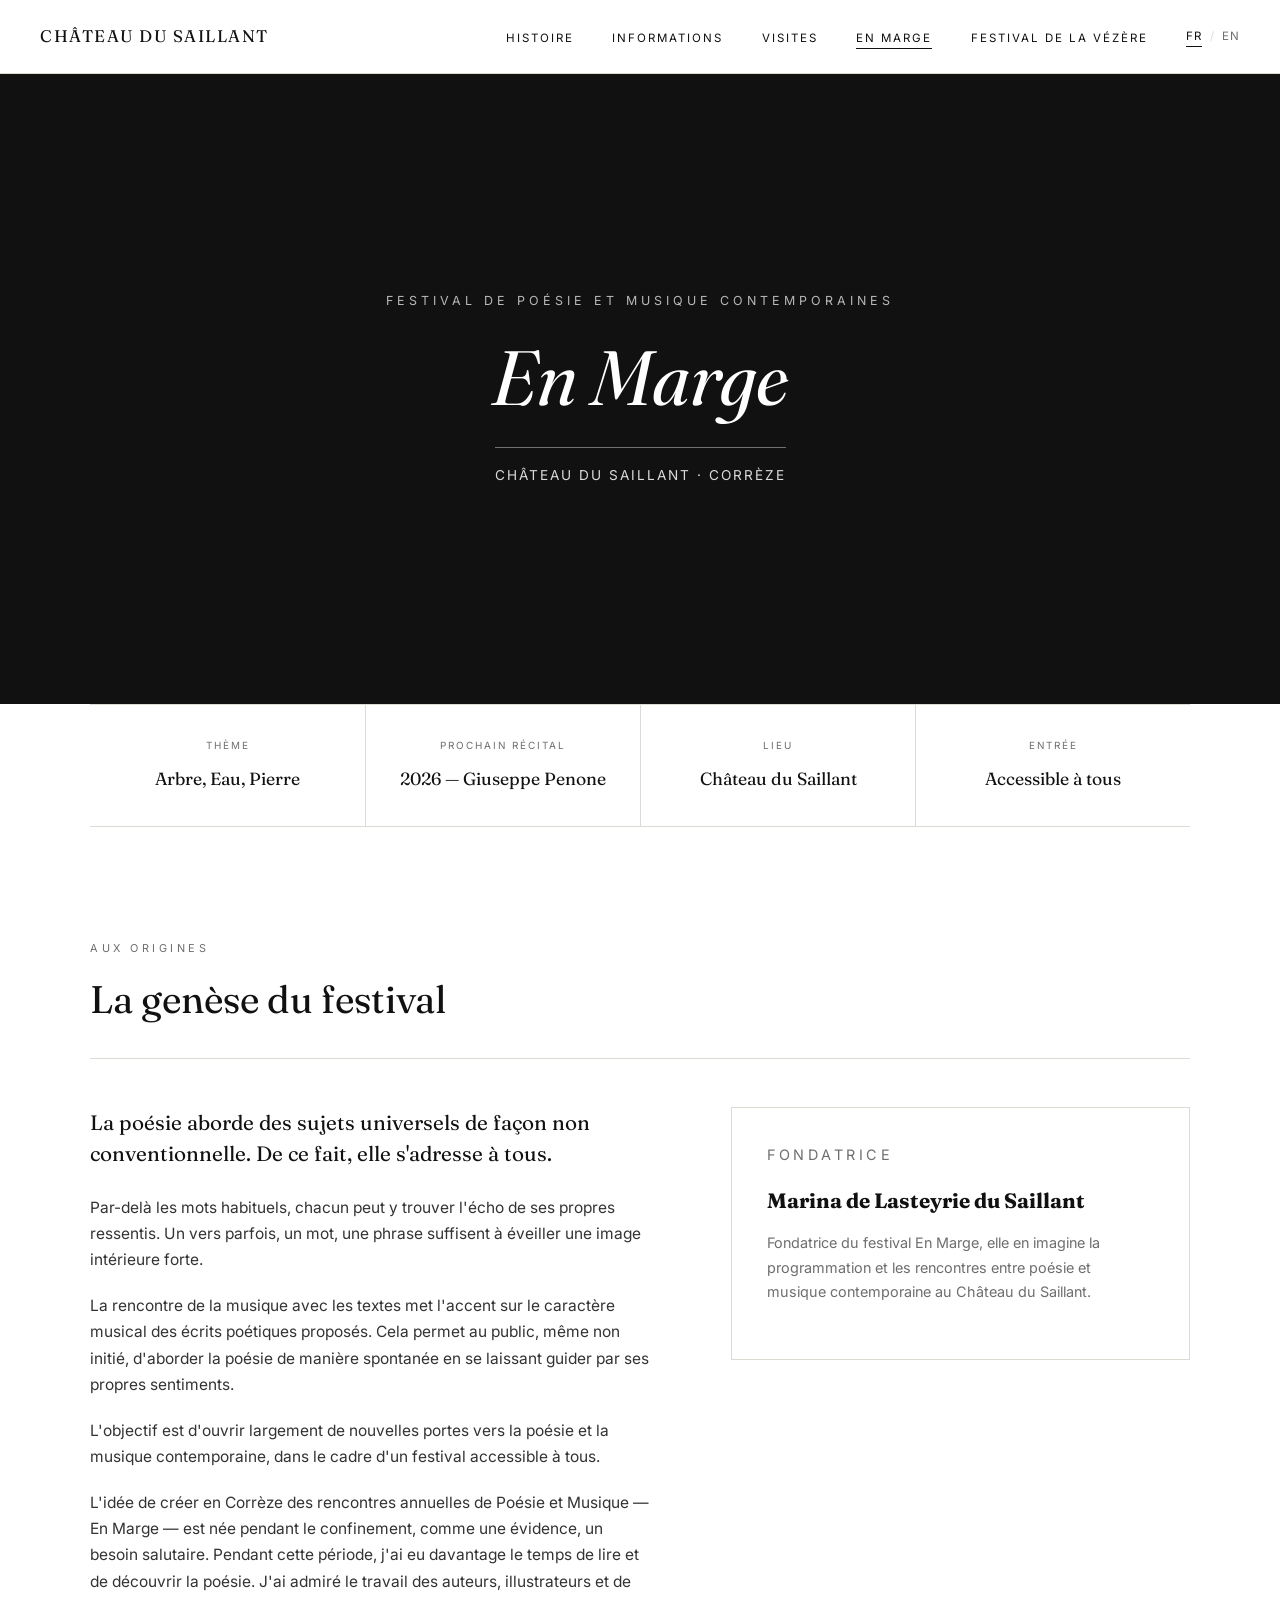
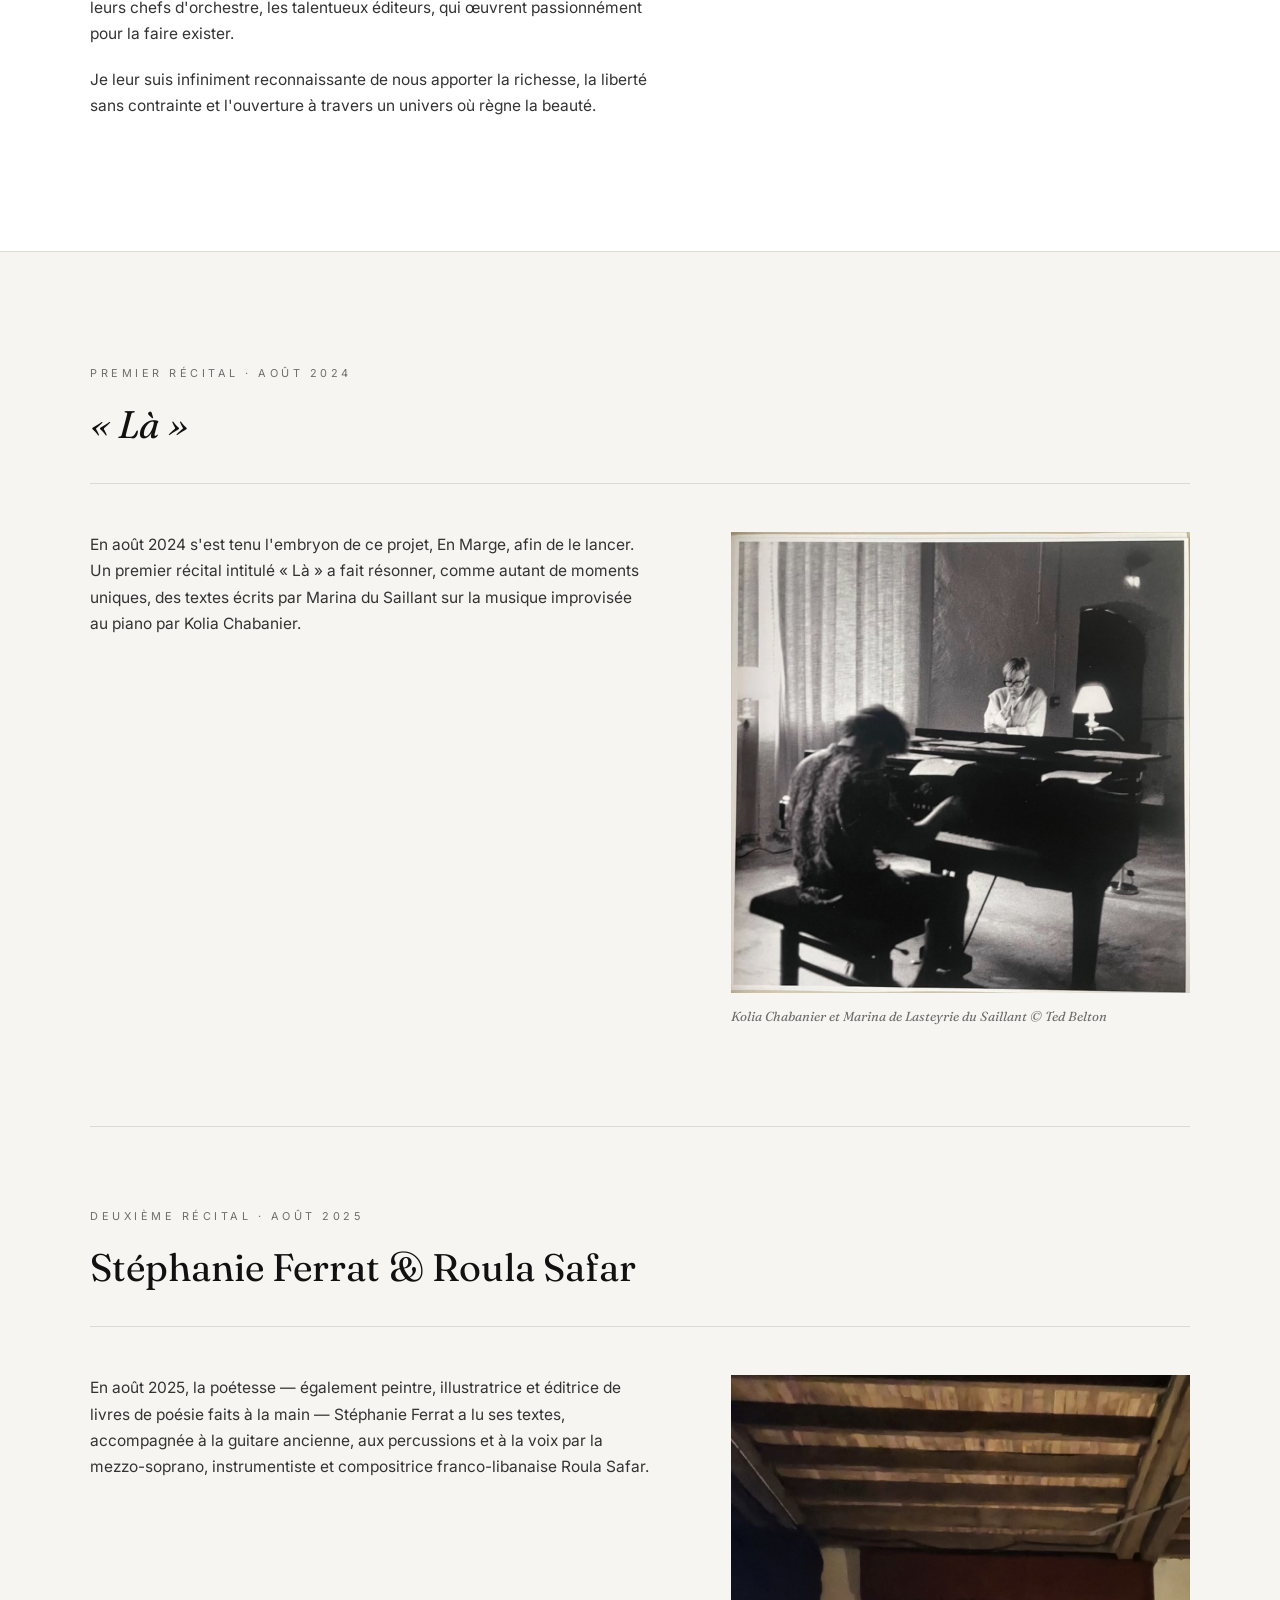
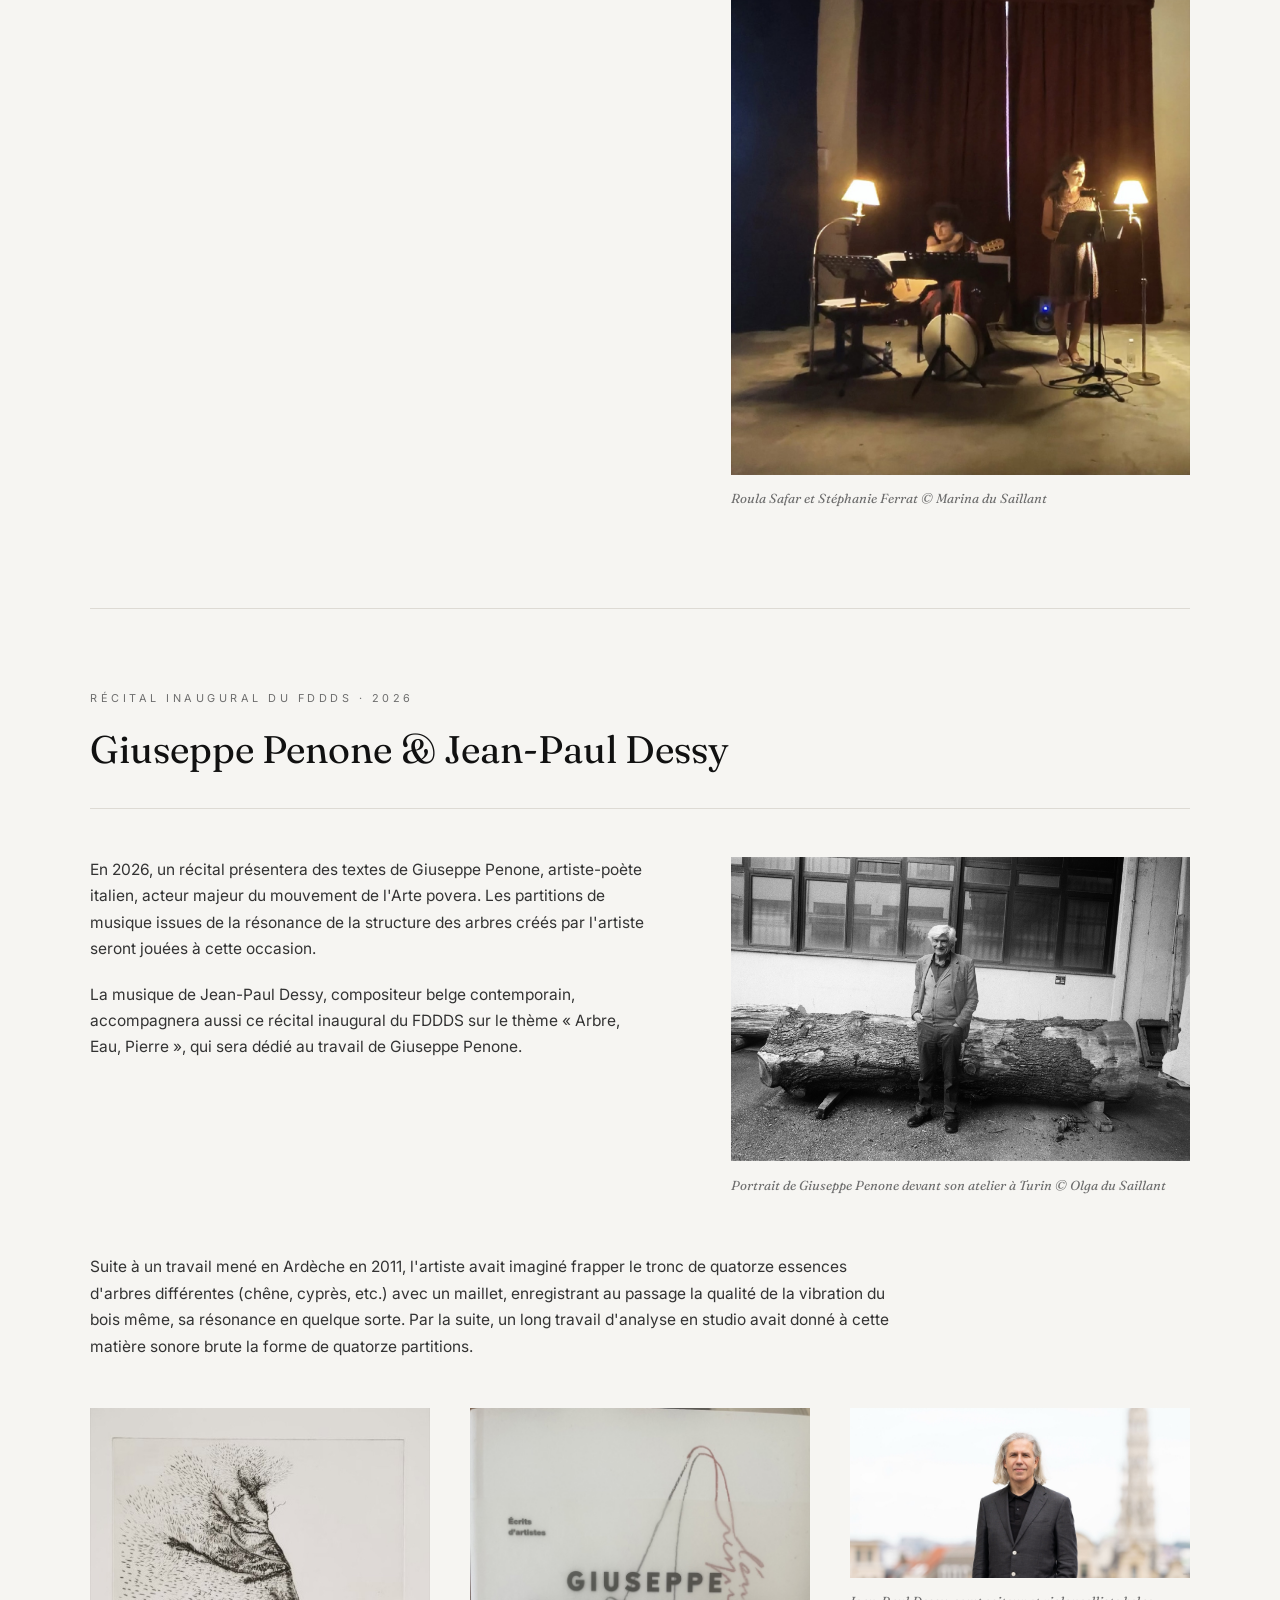
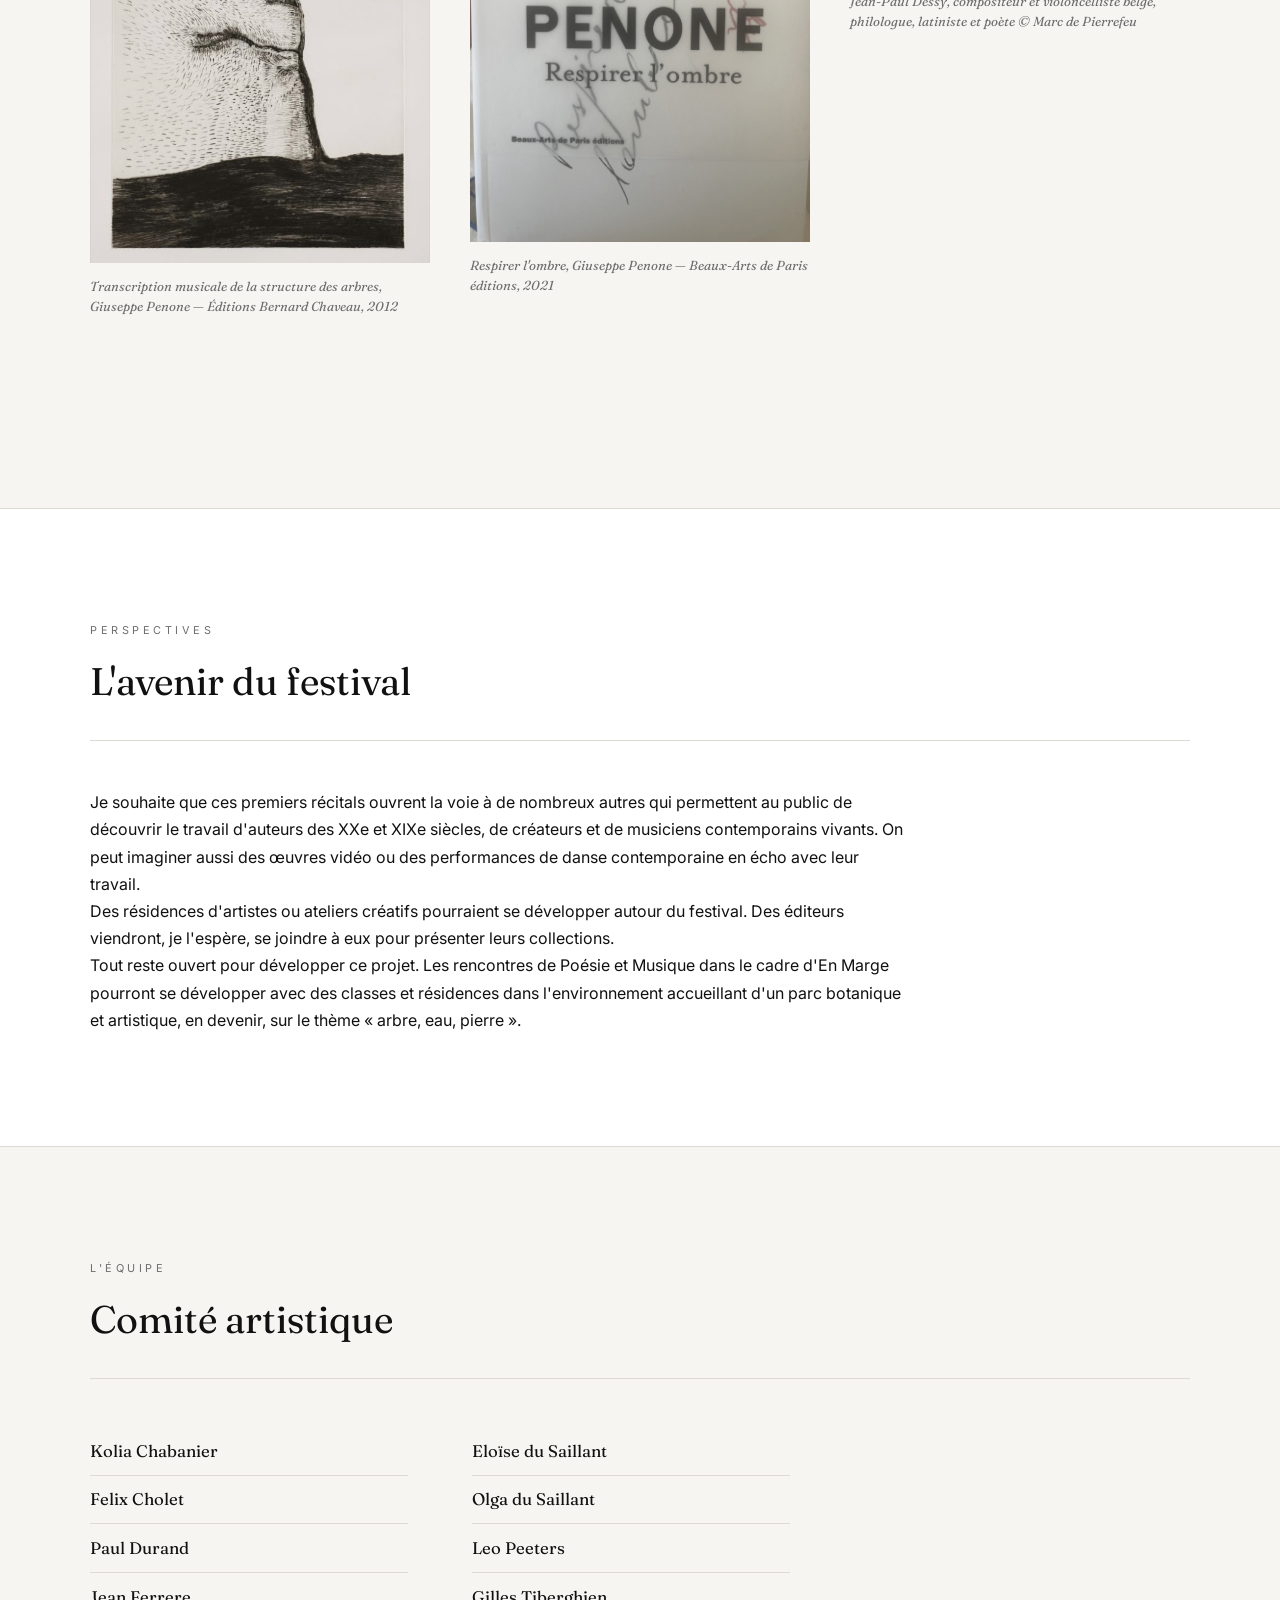
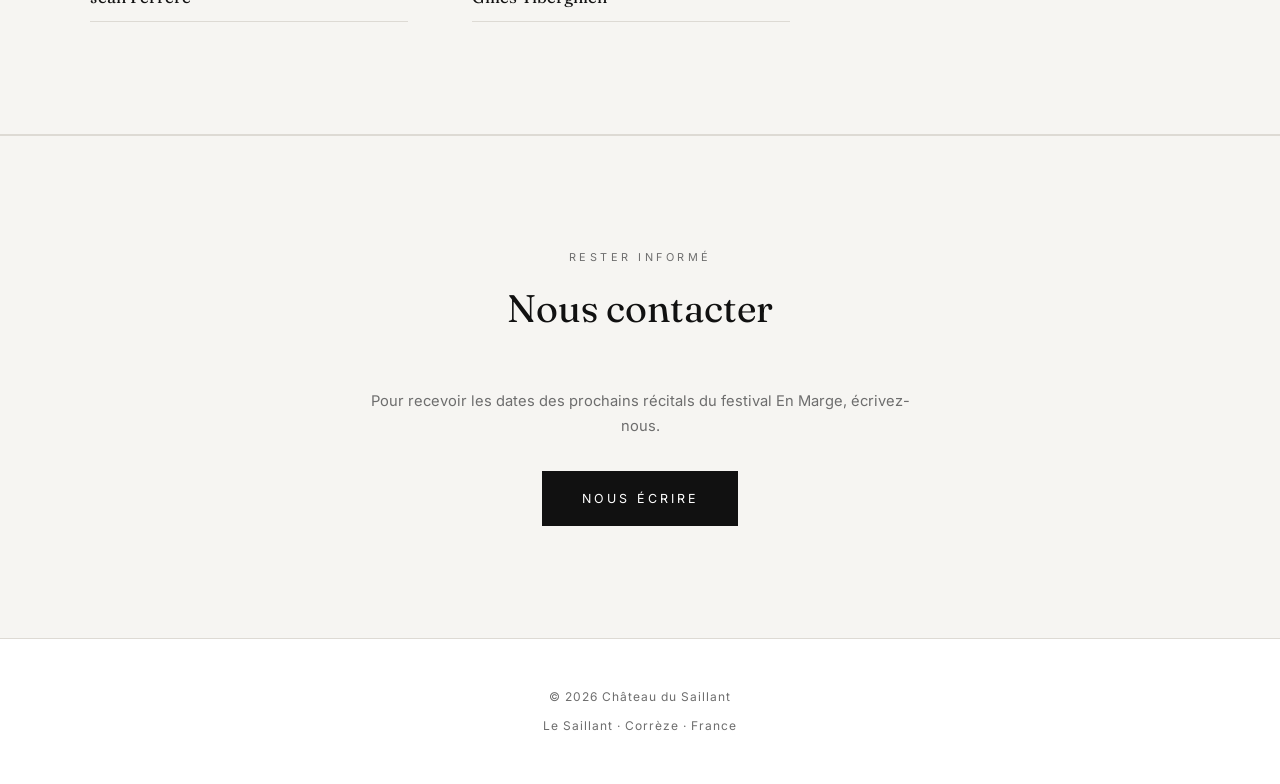
<file: en-marge.html>
<!DOCTYPE html>
<html lang="fr">
<head>
  <meta charset="UTF-8" />
  <meta name="viewport" content="width=device-width, initial-scale=1.0" />
  <title>En Marge | Château du Saillant</title>
  <meta name="description" content="En Marge — Festival de Poésie et Musique Contemporaines au Château du Saillant, Corrèze." />
  <link rel="preconnect" href="https://fonts.googleapis.com">
  <link rel="preconnect" href="https://fonts.gstatic.com" crossorigin>
  <link href="https://fonts.googleapis.com/css2?family=Fraunces:ital,wght@0,300;0,400;0,500;1,400&family=Inter:wght@400;500;600&display=swap" rel="stylesheet">
  <link rel="stylesheet" href="css/style.css?v=2" />
</head>
<body>

<!-- ── Navigation ── -->
<nav>
  <div class="logo"><a href="index.html">Château du Saillant</a></div>
  <div class="nav-right">
    <ul id="navLinks">
      <li><a href="index.html#histoire" data-fr="Histoire" data-en="History">Histoire</a></li>
      <li><a href="index.html#infos"    data-fr="Informations" data-en="Information">Informations</a></li>
      <li><a href="index.html#visites"  data-fr="Visites" data-en="Visits">Visites</a></li>
      <li><a href="en-marge.html" class="active">En Marge</a></li>
      <li><a href="festival-vezere.html">Festival de la Vézère</a></li>
    </ul>
    <div class="lang-toggle">
      <button class="lang-btn active" onclick="setLang('fr')">FR</button>
      <span class="lang-sep">/</span>
      <button class="lang-btn"        onclick="setLang('en')">EN</button>
    </div>
    <button class="nav-toggle" id="navToggle" aria-label="Menu" aria-expanded="false" aria-controls="navLinks">
      <span></span><span></span><span></span>
    </button>
  </div>
</nav>

<!-- ── Hero ── -->
<div class="event-hero">
  <div>
    <p class="subtitle" data-fr="Festival de Poésie et Musique Contemporaines" data-en="Poetry and Contemporary Music Festival">
      Festival de Poésie et Musique Contemporaines
    </p>
    <h1>En Marge</h1>
    <div class="dates">Château du Saillant · Corrèze</div>
  </div>
</div>

<!-- ── Meta strip ── -->
<div class="section-pad" style="padding-top:0; padding-bottom:0;">
  <div class="event-meta">
    <div class="event-meta-item">
      <div class="label" data-fr="Thème" data-en="Theme">Thème</div>
      <div class="value">Arbre, Eau, Pierre</div>
    </div>
    <div class="event-meta-item">
      <div class="label" data-fr="Prochain récital" data-en="Next recital">Prochain récital</div>
      <div class="value">2026 — Giuseppe Penone</div>
    </div>
    <div class="event-meta-item">
      <div class="label" data-fr="Lieu" data-en="Venue">Lieu</div>
      <div class="value">Château du Saillant</div>
    </div>
    <div class="event-meta-item">
      <div class="label" data-fr="Entrée" data-en="Admission">Entrée</div>
      <div class="value" data-fr="Accessible à tous" data-en="Open to all">Accessible à tous</div>
    </div>
  </div>
</div>

<!-- ── Genesis ── -->
<section>
  <div class="section-pad">
    <p class="section-label" data-fr="Aux origines" data-en="Origins">Aux origines</p>
    <h2 data-fr="La genèse du festival" data-en="The origins of the festival">La genèse du festival</h2>
    <div class="event-body">
      <div>
        <p class="lead"
           data-fr="La poésie aborde des sujets universels de façon non conventionnelle. De ce fait, elle s'adresse à tous."
           data-en="Poetry addresses universal subjects in unconventional ways. Because of this, it speaks to everyone.">
          La poésie aborde des sujets universels de façon non conventionnelle. De ce fait, elle s'adresse à tous.
        </p>
        <p data-fr="Par-delà les mots habituels, chacun peut y trouver l'écho de ses propres ressentis. Un vers parfois, un mot, une phrase suffisent à éveiller une image intérieure forte."
           data-en="Beyond familiar words, each of us can find an echo of our own feelings there. A line of verse, sometimes just a word or a phrase, is enough to awaken a powerful inner image.">
          Par-delà les mots habituels, chacun peut y trouver l'écho de ses propres ressentis. Un vers parfois, un mot, une phrase suffisent à éveiller une image intérieure forte.
        </p>
        <p data-fr="La rencontre de la musique avec les textes met l'accent sur le caractère musical des écrits poétiques proposés. Cela permet au public, même non initié, d'aborder la poésie de manière spontanée en se laissant guider par ses propres sentiments."
           data-en="Bringing music together with text underscores the musicality of the poetic writing on offer. This lets the public, even the uninitiated, approach poetry spontaneously, guided by their own feelings.">
          La rencontre de la musique avec les textes met l'accent sur le caractère musical des écrits poétiques proposés. Cela permet au public, même non initié, d'aborder la poésie de manière spontanée en se laissant guider par ses propres sentiments.
        </p>
        <p data-fr="L'objectif est d'ouvrir largement de nouvelles portes vers la poésie et la musique contemporaine, dans le cadre d'un festival accessible à tous."
           data-en="The aim is to open wide new doors onto poetry and contemporary music, within a festival that is accessible to all.">
          L'objectif est d'ouvrir largement de nouvelles portes vers la poésie et la musique contemporaine, dans le cadre d'un festival accessible à tous.
        </p>
        <p data-fr="L'idée de créer en Corrèze des rencontres annuelles de Poésie et Musique — En Marge — est née pendant le confinement, comme une évidence, un besoin salutaire. Pendant cette période, j'ai eu davantage le temps de lire et de découvrir la poésie. J'ai admiré le travail des auteurs, illustrateurs et de leurs chefs d'orchestre, les talentueux éditeurs, qui œuvrent passionnément pour la faire exister."
           data-en="The idea of creating an annual gathering of Poetry and Music in Corrèze — En Marge — was born during lockdown, like an obvious truth, a much-needed necessity. During that time, I had more time to read and discover poetry. I admired the work of authors, illustrators and their conductors — the talented editors who work so passionately to bring it into being.">
          L'idée de créer en Corrèze des rencontres annuelles de Poésie et Musique — En Marge — est née pendant le confinement, comme une évidence, un besoin salutaire. Pendant cette période, j'ai eu davantage le temps de lire et de découvrir la poésie. J'ai admiré le travail des auteurs, illustrateurs et de leurs chefs d'orchestre, les talentueux éditeurs, qui œuvrent passionnément pour la faire exister.
        </p>
        <p data-fr="Je leur suis infiniment reconnaissante de nous apporter la richesse, la liberté sans contrainte et l'ouverture à travers un univers où règne la beauté."
           data-en="I am endlessly grateful to them for the richness, the unconstrained freedom, and the openness of a world where beauty reigns.">
          Je leur suis infiniment reconnaissante de nous apporter la richesse, la liberté sans contrainte et l'ouverture à travers un univers où règne la beauté.
        </p>
      </div>
      <div class="artist-card">
        <p class="section-label" data-fr="Fondatrice" data-en="Founder">Fondatrice</p>
        <h3>Marina de Lasteyrie du Saillant</h3>
        <p data-fr="Fondatrice du festival En Marge, elle en imagine la programmation et les rencontres entre poésie et musique contemporaine au Château du Saillant."
           data-en="Founder of the En Marge festival, she shapes its programme and its encounters between poetry and contemporary music at the Château du Saillant.">
          Fondatrice du festival En Marge, elle en imagine la programmation et les rencontres entre poésie et musique contemporaine au Château du Saillant.
        </p>
      </div>
    </div>
  </div>
</section>

<!-- ── Timeline ── -->
<div class="band-paper">
  <div class="section-pad" style="padding-top:0; padding-bottom:0;">

    <div class="timeline-entry">
      <p class="section-label" data-fr="Premier récital · Août 2024" data-en="First recital · August 2024">Premier récital · Août 2024</p>
      <h2 style="font-style:italic;">« Là »</h2>
      <div class="event-body">
        <div>
          <p data-fr="En août 2024 s'est tenu l'embryon de ce projet, En Marge, afin de le lancer. Un premier récital intitulé « Là » a fait résonner, comme autant de moments uniques, des textes écrits par Marina du Saillant sur la musique improvisée au piano par Kolia Chabanier."
             data-en="In August 2024, the embryo of this project, En Marge, was held to launch it. A first recital titled 'Là' brought to life, as a series of unique moments, texts written by Marina du Saillant set to music improvised at the piano by Kolia Chabanier.">
            En août 2024 s'est tenu l'embryon de ce projet, En Marge, afin de le lancer. Un premier récital intitulé « Là » a fait résonner, comme autant de moments uniques, des textes écrits par Marina du Saillant sur la musique improvisée au piano par Kolia Chabanier.
          </p>
        </div>
        <div class="photo-block">
          <img src="images/en-marge-recital-2024.jpeg" alt="Kolia Chabanier et Marina de Lasteyrie du Saillant au piano" />
          <p class="caption">Kolia Chabanier et Marina de Lasteyrie du Saillant © Ted Belton</p>
        </div>
      </div>
    </div>

    <div class="timeline-entry">
      <p class="section-label" data-fr="Deuxième récital · Août 2025" data-en="Second recital · August 2025">Deuxième récital · Août 2025</p>
      <h2>Stéphanie Ferrat &amp; Roula Safar</h2>
      <div class="event-body">
        <div>
          <p data-fr="En août 2025, la poétesse — également peintre, illustratrice et éditrice de livres de poésie faits à la main — Stéphanie Ferrat a lu ses textes, accompagnée à la guitare ancienne, aux percussions et à la voix par la mezzo-soprano, instrumentiste et compositrice franco-libanaise Roula Safar."
             data-en="In August 2025, the poet — also a painter, illustrator and publisher of handmade poetry books — Stéphanie Ferrat read her texts, accompanied on ancient guitar, percussion and voice by the French-Lebanese mezzo-soprano, instrumentalist and composer Roula Safar.">
            En août 2025, la poétesse — également peintre, illustratrice et éditrice de livres de poésie faits à la main — Stéphanie Ferrat a lu ses textes, accompagnée à la guitare ancienne, aux percussions et à la voix par la mezzo-soprano, instrumentiste et compositrice franco-libanaise Roula Safar.
          </p>
        </div>
        <div class="photo-block">
          <img src="images/en-marge-recital-2025.jpeg" alt="Roula Safar et Stéphanie Ferrat en récital" />
          <p class="caption">Roula Safar et Stéphanie Ferrat © Marina du Saillant</p>
        </div>
      </div>
    </div>

    <div class="timeline-entry">
      <p class="section-label" data-fr="Récital inaugural du FDDDS · 2026" data-en="FDDDS inaugural recital · 2026">Récital inaugural du FDDDS · 2026</p>
      <h2>Giuseppe Penone &amp; Jean-Paul Dessy</h2>
      <div class="event-body">
        <div>
          <p data-fr="En 2026, un récital présentera des textes de Giuseppe Penone, artiste-poète italien, acteur majeur du mouvement de l'Arte povera. Les partitions de musique issues de la résonance de la structure des arbres créés par l'artiste seront jouées à cette occasion."
             data-en="In 2026, a recital will present texts by Giuseppe Penone, the Italian artist-poet and major figure of the Arte Povera movement. Musical scores drawn from the resonance of the tree structures created by the artist will be performed on this occasion.">
            En 2026, un récital présentera des textes de Giuseppe Penone, artiste-poète italien, acteur majeur du mouvement de l'Arte povera. Les partitions de musique issues de la résonance de la structure des arbres créés par l'artiste seront jouées à cette occasion.
          </p>
          <p data-fr="La musique de Jean-Paul Dessy, compositeur belge contemporain, accompagnera aussi ce récital inaugural du FDDDS sur le thème « Arbre, Eau, Pierre », qui sera dédié au travail de Giuseppe Penone."
             data-en="Music by the contemporary Belgian composer Jean-Paul Dessy will also accompany this inaugural FDDDS recital on the theme of 'Tree, Water, Stone,' dedicated to the work of Giuseppe Penone.">
            La musique de Jean-Paul Dessy, compositeur belge contemporain, accompagnera aussi ce récital inaugural du FDDDS sur le thème « Arbre, Eau, Pierre », qui sera dédié au travail de Giuseppe Penone.
          </p>
        </div>
        <div class="photo-block">
          <img src="images/en-marge-penone-portrait.jpeg" alt="Giuseppe Penone devant son atelier à Turin" />
          <p class="caption">Portrait de Giuseppe Penone devant son atelier à Turin © Olga du Saillant</p>
        </div>
      </div>

      <p style="color:#333; font-size:0.97rem; max-width:820px; margin-top:2.5rem;"
         data-fr="Suite à un travail mené en Ardèche en 2011, l'artiste avait imaginé frapper le tronc de quatorze essences d'arbres différentes (chêne, cyprès, etc.) avec un maillet, enregistrant au passage la qualité de la vibration du bois même, sa résonance en quelque sorte. Par la suite, un long travail d'analyse en studio avait donné à cette matière sonore brute la forme de quatorze partitions."
         data-en="Following a project carried out in Ardèche in 2011, the artist had the idea of striking the trunks of fourteen different tree species (oak, cypress, and others) with a mallet, recording as he went the quality of the wood's own vibration — its resonance, in a sense. A long process of studio analysis then gave this raw sonic material the form of fourteen musical scores.">
        Suite à un travail mené en Ardèche en 2011, l'artiste avait imaginé frapper le tronc de quatorze essences d'arbres différentes (chêne, cyprès, etc.) avec un maillet, enregistrant au passage la qualité de la vibration du bois même, sa résonance en quelque sorte. Par la suite, un long travail d'analyse en studio avait donné à cette matière sonore brute la forme de quatorze partitions.
      </p>

      <div class="photo-trio">
        <div class="photo-block">
          <img src="images/en-marge-penone-etching.jpeg" alt="Transcription musicale de la structure des arbres, Giuseppe Penone" />
          <p class="caption">Transcription musicale de la structure des arbres, Giuseppe Penone — Éditions Bernard Chaveau, 2012</p>
        </div>
        <div class="photo-block">
          <img src="images/en-marge-penone-book.jpeg" alt="Respirer l'ombre, Giuseppe Penone" />
          <p class="caption">Respirer l'ombre, Giuseppe Penone — Beaux-Arts de Paris éditions, 2021</p>
        </div>
        <div class="photo-block">
          <img src="images/en-marge-dessy-portrait.jpeg" alt="Jean-Paul Dessy" />
          <p class="caption" data-fr="Jean-Paul Dessy, compositeur et violoncelliste belge, philologue, latiniste et poète © Marc de Pierrefeu"
             data-en="Jean-Paul Dessy, Belgian composer and cellist, philologist, Latinist and poet © Marc de Pierrefeu">
            Jean-Paul Dessy, compositeur et violoncelliste belge, philologue, latiniste et poète © Marc de Pierrefeu
          </p>
        </div>
      </div>
    </div>

  </div>
</div>

<!-- ── Vision ── -->
<section>
  <div class="section-pad">
    <p class="section-label" data-fr="Perspectives" data-en="Looking ahead">Perspectives</p>
    <h2 data-fr="L'avenir du festival" data-en="The festival's future">L'avenir du festival</h2>
    <div style="max-width:820px;">
      <p data-fr="Je souhaite que ces premiers récitals ouvrent la voie à de nombreux autres qui permettent au public de découvrir le travail d'auteurs des XXe et XIXe siècles, de créateurs et de musiciens contemporains vivants. On peut imaginer aussi des œuvres vidéo ou des performances de danse contemporaine en écho avec leur travail."
         data-en="I hope these first recitals will open the way to many more, allowing the public to discover the work of 20th- and 19th-century authors, and of living contemporary creators and musicians. One can also imagine video works or contemporary dance performances in dialogue with their work.">
        Je souhaite que ces premiers récitals ouvrent la voie à de nombreux autres qui permettent au public de découvrir le travail d'auteurs des XXe et XIXe siècles, de créateurs et de musiciens contemporains vivants. On peut imaginer aussi des œuvres vidéo ou des performances de danse contemporaine en écho avec leur travail.
      </p>
      <p data-fr="Des résidences d'artistes ou ateliers créatifs pourraient se développer autour du festival. Des éditeurs viendront, je l'espère, se joindre à eux pour présenter leurs collections."
         data-en="Artist residencies or creative workshops could develop around the festival. Editors will, I hope, join them in presenting their collections.">
        Des résidences d'artistes ou ateliers créatifs pourraient se développer autour du festival. Des éditeurs viendront, je l'espère, se joindre à eux pour présenter leurs collections.
      </p>
      <p data-fr="Tout reste ouvert pour développer ce projet. Les rencontres de Poésie et Musique dans le cadre d'En Marge pourront se développer avec des classes et résidences dans l'environnement accueillant d'un parc botanique et artistique, en devenir, sur le thème « arbre, eau, pierre »."
         data-en="Everything remains open to develop this project further. The Poetry and Music gatherings held as part of En Marge could grow through classes and residencies within the welcoming setting of a botanical and artistic park, still taking shape, on the theme of 'tree, water, stone.'">
        Tout reste ouvert pour développer ce projet. Les rencontres de Poésie et Musique dans le cadre d'En Marge pourront se développer avec des classes et résidences dans l'environnement accueillant d'un parc botanique et artistique, en devenir, sur le thème « arbre, eau, pierre ».
      </p>
    </div>
  </div>
</section>

<!-- ── Comité artistique ── -->
<div class="band-paper">
  <div class="section-pad" style="padding-top:0; padding-bottom:0;">
    <p class="section-label" data-fr="L'équipe" data-en="The team">L'équipe</p>
    <h2 data-fr="Comité artistique" data-en="Artistic Committee">Comité artistique</h2>
    <div class="committee-list">
      <p>Kolia Chabanier</p>
      <p>Felix Cholet</p>
      <p>Paul Durand</p>
      <p>Jean Ferrere</p>
      <p>Eloïse du Saillant</p>
      <p>Olga du Saillant</p>
      <p>Leo Peeters</p>
      <p>Gilles Tiberghien</p>
    </div>
  </div>
</div>

<!-- ── Contact ── -->
<div class="rsvp-band">
  <div class="rsvp-band-inner">
    <p class="section-label" data-fr="Rester informé" data-en="Stay informed">Rester informé</p>
    <h2 style="border-bottom:none; padding-bottom:0;" data-fr="Nous contacter" data-en="Get in touch">Nous contacter</h2>
    <p style="color:var(--gray); font-size:0.92rem;"
       data-fr="Pour recevoir les dates des prochains récitals du festival En Marge, écrivez-nous."
       data-en="To receive the dates of upcoming En Marge recitals, write to us.">
      Pour recevoir les dates des prochains récitals du festival En Marge, écrivez-nous.
    </p>
    <a class="btn-primary" style="display:inline-block; text-align:center; margin-top:2rem;"
       href="mailto:[ email de contact ]?subject=En%20Marge"
       data-fr="Nous écrire" data-en="Write to us">
      Nous écrire
    </a>
  </div>
</div>

<!-- ── Footer ── -->
<footer>
  <p>© <span id="footerYear"></span> Château du Saillant</p>
  <p>Le Saillant · Corrèze · France</p>
</footer>

<script src="js/lang.js?v=2"></script>
</body>
</html>
</file>
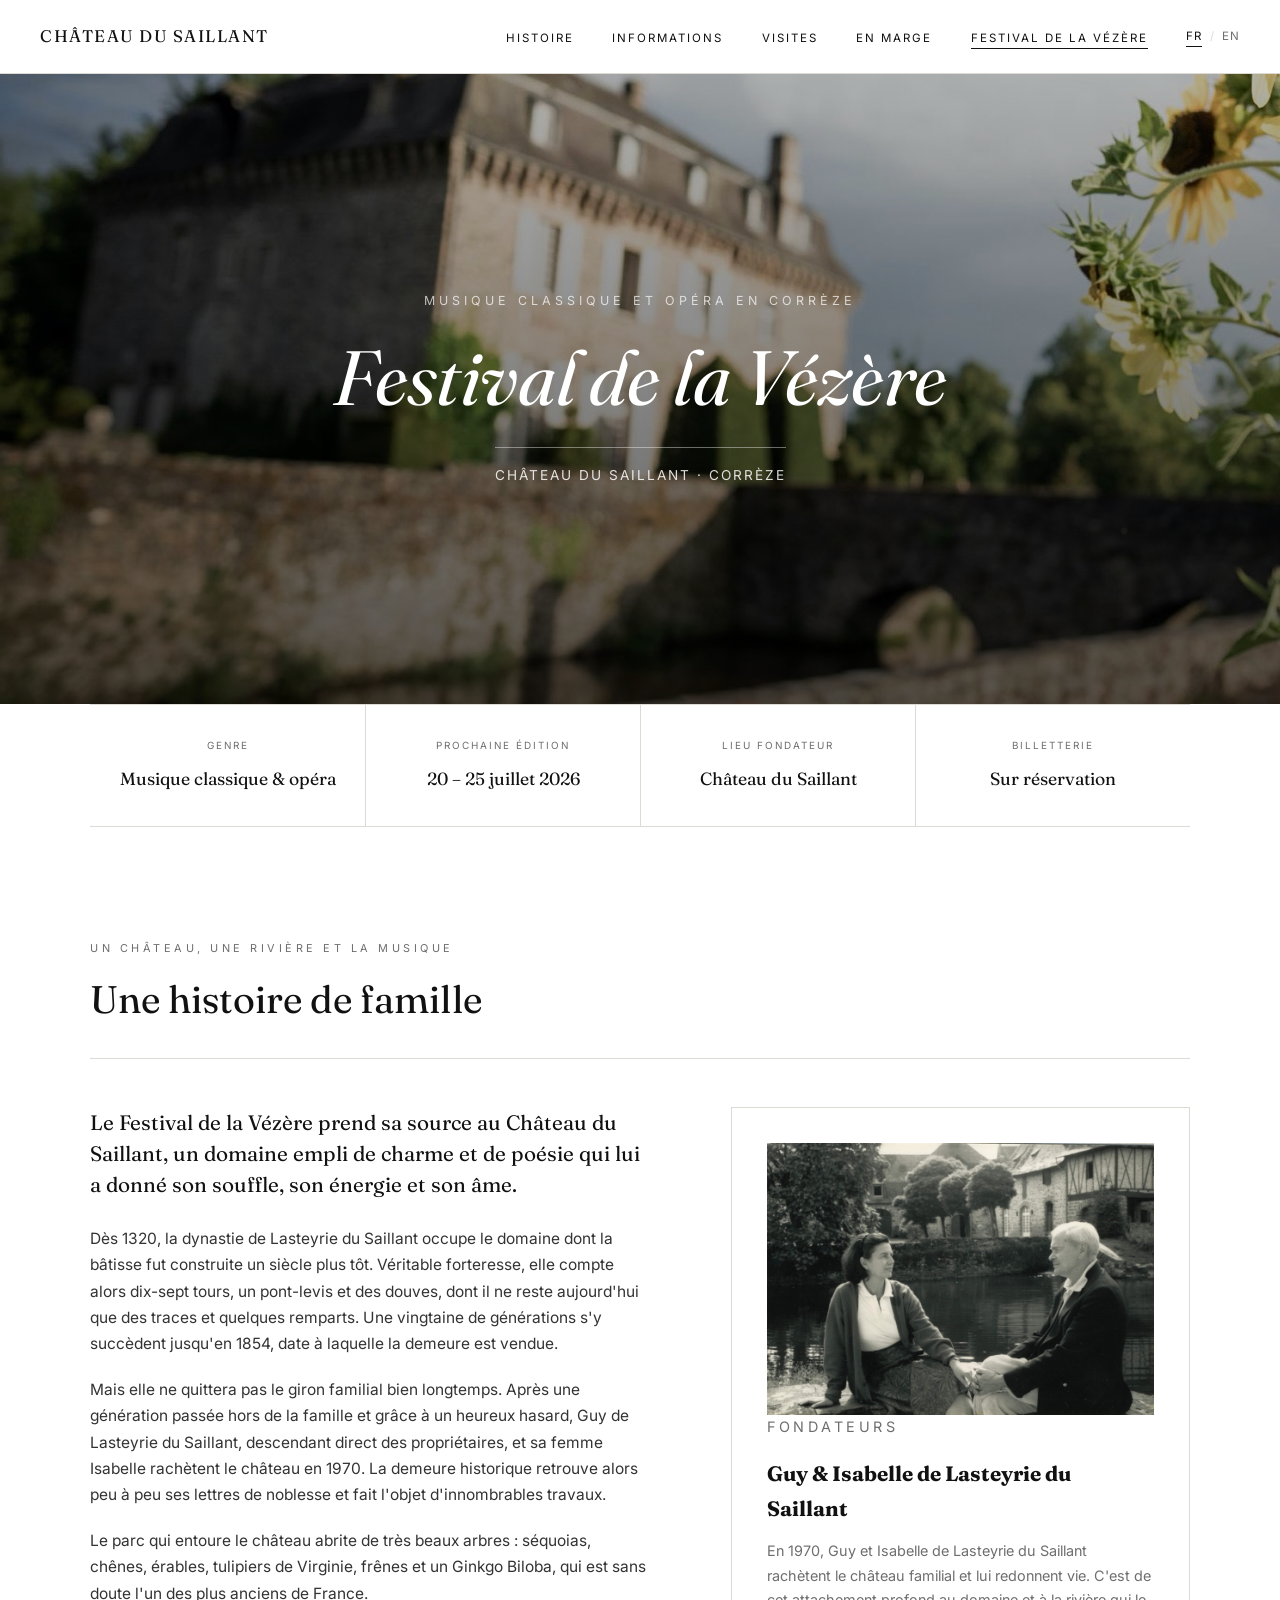
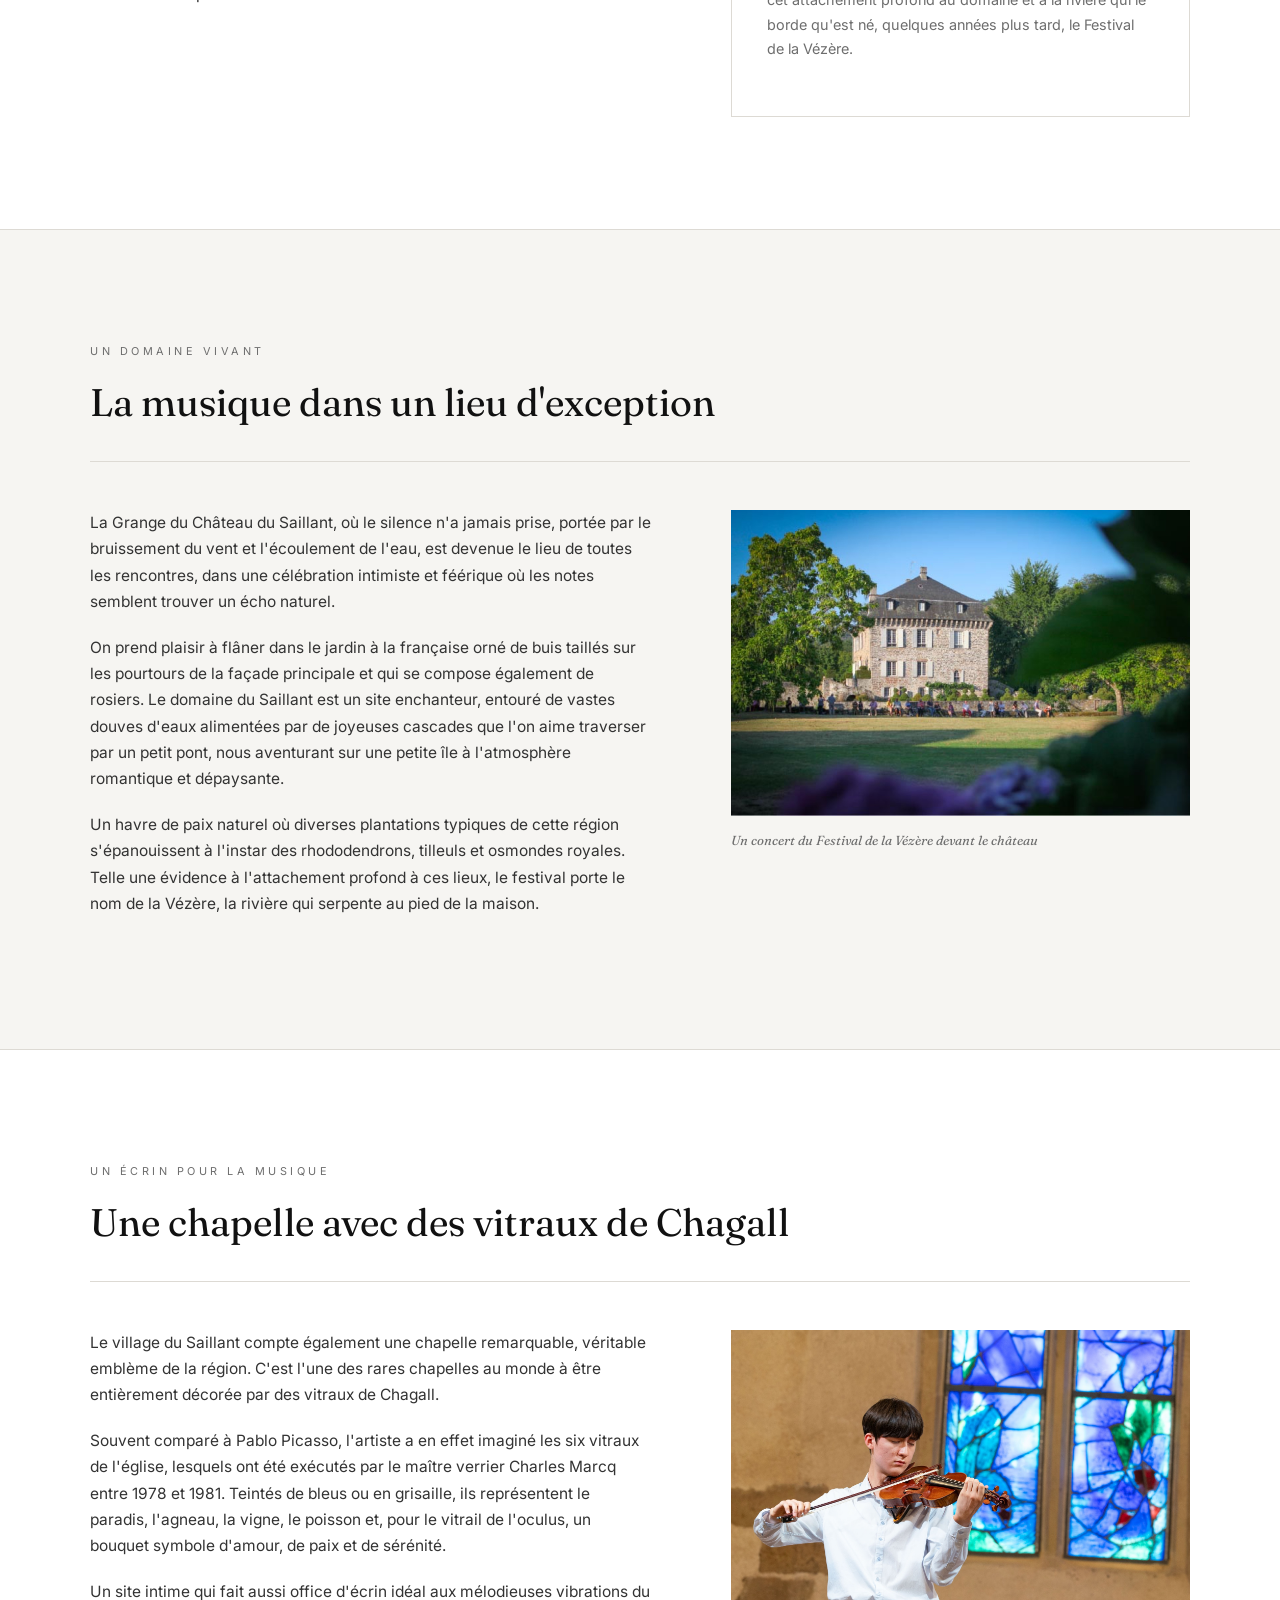
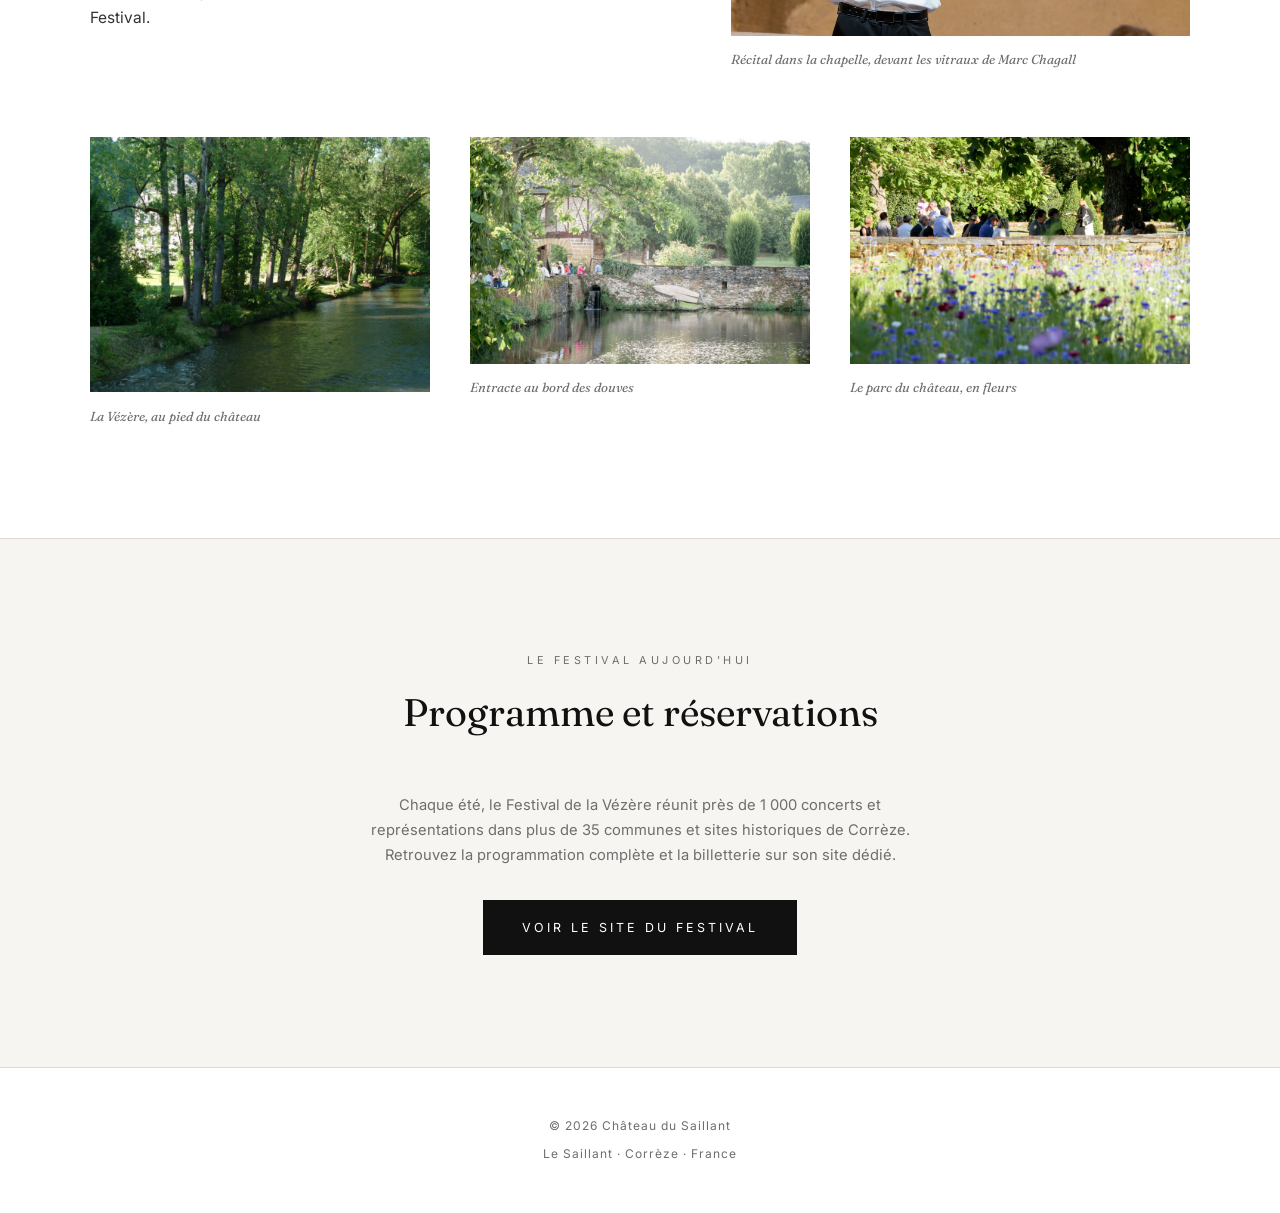
<file: festival-vezere.html>
<!DOCTYPE html>
<html lang="fr">
<head>
  <meta charset="UTF-8" />
  <meta name="viewport" content="width=device-width, initial-scale=1.0" />
  <title>Festival de la Vézère | Château du Saillant</title>
  <meta name="description" content="Le Festival de la Vézère — musique classique et opéra en Corrèze, né au Château du Saillant." />
  <link rel="preconnect" href="https://fonts.googleapis.com">
  <link rel="preconnect" href="https://fonts.gstatic.com" crossorigin>
  <link href="https://fonts.googleapis.com/css2?family=Fraunces:ital,wght@0,300;0,400;0,500;1,400&family=Inter:wght@400;500;600&display=swap" rel="stylesheet">
  <link rel="stylesheet" href="css/style.css?v=2" />
</head>
<body>

<!-- ── Navigation ── -->
<nav>
  <div class="logo"><a href="index.html">Château du Saillant</a></div>
  <div class="nav-right">
    <ul id="navLinks">
      <li><a href="index.html#histoire" data-fr="Histoire" data-en="History">Histoire</a></li>
      <li><a href="index.html#infos"    data-fr="Informations" data-en="Information">Informations</a></li>
      <li><a href="index.html#visites"  data-fr="Visites" data-en="Visits">Visites</a></li>
      <li><a href="en-marge.html">En Marge</a></li>
      <li><a href="festival-vezere.html" class="active">Festival de la Vézère</a></li>
    </ul>
    <div class="lang-toggle">
      <button class="lang-btn active" onclick="setLang('fr')">FR</button>
      <span class="lang-sep">/</span>
      <button class="lang-btn"        onclick="setLang('en')">EN</button>
    </div>
    <button class="nav-toggle" id="navToggle" aria-label="Menu" aria-expanded="false" aria-controls="navLinks">
      <span></span><span></span><span></span>
    </button>
  </div>
</nav>

<!-- ── Hero ── -->
<div class="event-hero has-image" style="background-image: linear-gradient(to bottom, rgba(0,0,0,0.3) 0%, rgba(0,0,0,0.65) 100%), url('images/vezere-hero.jpg');">
  <div>
    <p class="subtitle" data-fr="Musique classique et opéra en Corrèze" data-en="Classical music and opera in Corrèze">
      Musique classique et opéra en Corrèze
    </p>
    <h1>Festival de la Vézère</h1>
    <div class="dates">Château du Saillant · Corrèze</div>
  </div>
</div>

<!-- ── Meta strip ── -->
<div class="section-pad" style="padding-top:0; padding-bottom:0;">
  <div class="event-meta">
    <div class="event-meta-item">
      <div class="label" data-fr="Genre" data-en="Genre">Genre</div>
      <div class="value" data-fr="Musique classique &amp; opéra" data-en="Classical music &amp; opera">Musique classique &amp; opéra</div>
    </div>
    <div class="event-meta-item">
      <div class="label" data-fr="Prochaine édition" data-en="Next edition">Prochaine édition</div>
      <div class="value">20 – 25 juillet 2026</div>
    </div>
    <div class="event-meta-item">
      <div class="label" data-fr="Lieu fondateur" data-en="Founding venue">Lieu fondateur</div>
      <div class="value">Château du Saillant</div>
    </div>
    <div class="event-meta-item">
      <div class="label" data-fr="Billetterie" data-en="Tickets">Billetterie</div>
      <div class="value" data-fr="Sur réservation" data-en="By reservation">Sur réservation</div>
    </div>
  </div>
</div>

<!-- ── Une histoire de famille ── -->
<section>
  <div class="section-pad">
    <p class="section-label" data-fr="Un château, une rivière et la musique" data-en="A château, a river and music">Un château, une rivière et la musique</p>
    <h2 data-fr="Une histoire de famille" data-en="A family story">Une histoire de famille</h2>
    <div class="event-body">
      <div>
        <p class="lead"
           data-fr="Le Festival de la Vézère prend sa source au Château du Saillant, un domaine empli de charme et de poésie qui lui a donné son souffle, son énergie et son âme."
           data-en="The Festival de la Vézère has its source at the Château du Saillant, an estate full of charm and poetry that gave it its breath, its energy and its soul.">
          Le Festival de la Vézère prend sa source au Château du Saillant, un domaine empli de charme et de poésie qui lui a donné son souffle, son énergie et son âme.
        </p>
        <p data-fr="Dès 1320, la dynastie de Lasteyrie du Saillant occupe le domaine dont la bâtisse fut construite un siècle plus tôt. Véritable forteresse, elle compte alors dix-sept tours, un pont-levis et des douves, dont il ne reste aujourd'hui que des traces et quelques remparts. Une vingtaine de générations s'y succèdent jusqu'en 1854, date à laquelle la demeure est vendue."
           data-en="From 1320, the Lasteyrie du Saillant dynasty occupied the estate, whose building had been constructed a century earlier. A genuine fortress, it then had seventeen towers, a drawbridge and moats, of which only traces and a few ramparts remain today. Some twenty generations succeeded one another there until 1854, when the residence was sold.">
          Dès 1320, la dynastie de Lasteyrie du Saillant occupe le domaine dont la bâtisse fut construite un siècle plus tôt. Véritable forteresse, elle compte alors dix-sept tours, un pont-levis et des douves, dont il ne reste aujourd'hui que des traces et quelques remparts. Une vingtaine de générations s'y succèdent jusqu'en 1854, date à laquelle la demeure est vendue.
        </p>
        <p data-fr="Mais elle ne quittera pas le giron familial bien longtemps. Après une génération passée hors de la famille et grâce à un heureux hasard, Guy de Lasteyrie du Saillant, descendant direct des propriétaires, et sa femme Isabelle rachètent le château en 1970. La demeure historique retrouve alors peu à peu ses lettres de noblesse et fait l'objet d'innombrables travaux."
           data-en="But it would not leave the family fold for long. After one generation spent outside the family, and thanks to a happy coincidence, Guy de Lasteyrie du Saillant — a direct descendant of the original owners — and his wife Isabelle bought the château back in 1970. The historic residence gradually recovered its former splendour, the subject of countless restoration works.">
          Mais elle ne quittera pas le giron familial bien longtemps. Après une génération passée hors de la famille et grâce à un heureux hasard, Guy de Lasteyrie du Saillant, descendant direct des propriétaires, et sa femme Isabelle rachètent le château en 1970. La demeure historique retrouve alors peu à peu ses lettres de noblesse et fait l'objet d'innombrables travaux.
        </p>
        <p data-fr="Le parc qui entoure le château abrite de très beaux arbres : séquoias, chênes, érables, tulipiers de Virginie, frênes et un Ginkgo Biloba, qui est sans doute l'un des plus anciens de France."
           data-en="The park surrounding the château is home to very fine trees: sequoias, oaks, maples, tulip trees, ash trees, and a Ginkgo Biloba believed to be one of the oldest in France.">
          Le parc qui entoure le château abrite de très beaux arbres : séquoias, chênes, érables, tulipiers de Virginie, frênes et un Ginkgo Biloba, qui est sans doute l'un des plus anciens de France.
        </p>
      </div>
      <div class="artist-card">
        <img src="images/vezere-fondateurs.jpg" alt="Guy et Isabelle de Lasteyrie du Saillant" />
        <p class="section-label" data-fr="Fondateurs" data-en="Founders">Fondateurs</p>
        <h3>Guy &amp; Isabelle de Lasteyrie du Saillant</h3>
        <p data-fr="En 1970, Guy et Isabelle de Lasteyrie du Saillant rachètent le château familial et lui redonnent vie. C'est de cet attachement profond au domaine et à la rivière qui le borde qu'est né, quelques années plus tard, le Festival de la Vézère."
           data-en="In 1970, Guy and Isabelle de Lasteyrie du Saillant bought back the family château and brought it back to life. It was from this deep attachment to the estate and the river running alongside it that the Festival de la Vézère was born a few years later.">
          En 1970, Guy et Isabelle de Lasteyrie du Saillant rachètent le château familial et lui redonnent vie. C'est de cet attachement profond au domaine et à la rivière qui le borde qu'est né, quelques années plus tard, le Festival de la Vézère.
        </p>
      </div>
    </div>
  </div>
</section>

<!-- ── La musique dans un lieu d'exception ── -->
<div class="band-paper">
  <div class="section-pad" style="padding-top:0; padding-bottom:0;">
    <p class="section-label" data-fr="Un domaine vivant" data-en="A living estate">Un domaine vivant</p>
    <h2 data-fr="La musique dans un lieu d'exception" data-en="Music in an exceptional setting">La musique dans un lieu d'exception</h2>
    <div class="event-body">
      <div>
        <p data-fr="La Grange du Château du Saillant, où le silence n'a jamais prise, portée par le bruissement du vent et l'écoulement de l'eau, est devenue le lieu de toutes les rencontres, dans une célébration intimiste et féérique où les notes semblent trouver un écho naturel."
           data-en="The Grange of the Château du Saillant — where silence never quite settles, carried instead by the rustle of the wind and the flow of water — has become the setting for every encounter, in an intimate, enchanting celebration where the music seems to find a natural echo.">
          La Grange du Château du Saillant, où le silence n'a jamais prise, portée par le bruissement du vent et l'écoulement de l'eau, est devenue le lieu de toutes les rencontres, dans une célébration intimiste et féérique où les notes semblent trouver un écho naturel.
        </p>
        <p data-fr="On prend plaisir à flâner dans le jardin à la française orné de buis taillés sur les pourtours de la façade principale et qui se compose également de rosiers. Le domaine du Saillant est un site enchanteur, entouré de vastes douves d'eaux alimentées par de joyeuses cascades que l'on aime traverser par un petit pont, nous aventurant sur une petite île à l'atmosphère romantique et dépaysante."
           data-en="Visitors love to wander through the French formal garden, lined with clipped box hedges along the main façade and planted with roses. The Saillant estate is an enchanting site, surrounded by vast moats fed by cheerful cascades, which visitors love to cross by a small bridge, venturing onto a small island with a romantic, otherworldly atmosphere.">
          On prend plaisir à flâner dans le jardin à la française orné de buis taillés sur les pourtours de la façade principale et qui se compose également de rosiers. Le domaine du Saillant est un site enchanteur, entouré de vastes douves d'eaux alimentées par de joyeuses cascades que l'on aime traverser par un petit pont, nous aventurant sur une petite île à l'atmosphère romantique et dépaysante.
        </p>
        <p data-fr="Un havre de paix naturel où diverses plantations typiques de cette région s'épanouissent à l'instar des rhododendrons, tilleuls et osmondes royales. Telle une évidence à l'attachement profond à ces lieux, le festival porte le nom de la Vézère, la rivière qui serpente au pied de la maison."
           data-en="A natural haven of peace where plants typical of the region flourish, from rhododendrons to lime trees and royal ferns. As an unmistakable sign of a deep attachment to this place, the festival takes its name from the Vézère, the river that winds at the foot of the house.">
          Un havre de paix naturel où diverses plantations typiques de cette région s'épanouissent à l'instar des rhododendrons, tilleuls et osmondes royales. Telle une évidence à l'attachement profond à ces lieux, le festival porte le nom de la Vézère, la rivière qui serpente au pied de la maison.
        </p>
      </div>
      <div class="photo-block">
        <img src="images/vezere-concert.jpg" alt="Public du Festival de la Vézère devant le Château du Saillant" />
        <p class="caption" data-fr="Un concert du Festival de la Vézère devant le château" data-en="A Festival de la Vézère concert in front of the château">Un concert du Festival de la Vézère devant le château</p>
      </div>
    </div>
  </div>
</div>

<!-- ── Chapelle Chagall ── -->
<section>
  <div class="section-pad">
    <p class="section-label" data-fr="Un écrin pour la musique" data-en="A setting for music">Un écrin pour la musique</p>
    <h2 data-fr="Une chapelle avec des vitraux de Chagall" data-en="A chapel with Chagall stained-glass windows">Une chapelle avec des vitraux de Chagall</h2>
    <div class="event-body">
      <div>
        <p data-fr="Le village du Saillant compte également une chapelle remarquable, véritable emblème de la région. C'est l'une des rares chapelles au monde à être entièrement décorée par des vitraux de Chagall."
           data-en="The village of Le Saillant is also home to a remarkable chapel, a true emblem of the region. It is one of the very few chapels in the world entirely decorated with Chagall stained-glass windows.">
          Le village du Saillant compte également une chapelle remarquable, véritable emblème de la région. C'est l'une des rares chapelles au monde à être entièrement décorée par des vitraux de Chagall.
        </p>
        <p data-fr="Souvent comparé à Pablo Picasso, l'artiste a en effet imaginé les six vitraux de l'église, lesquels ont été exécutés par le maître verrier Charles Marcq entre 1978 et 1981. Teintés de bleus ou en grisaille, ils représentent le paradis, l'agneau, la vigne, le poisson et, pour le vitrail de l'oculus, un bouquet symbole d'amour, de paix et de sérénité."
           data-en="Often compared to Pablo Picasso, the artist designed the church's six stained-glass windows, which were executed by master glassmaker Charles Marcq between 1978 and 1981. Tinted in blues or in grisaille, they depict paradise, the lamb, the vine, the fish, and, in the oculus window, a bouquet symbolising love, peace and serenity.">
          Souvent comparé à Pablo Picasso, l'artiste a en effet imaginé les six vitraux de l'église, lesquels ont été exécutés par le maître verrier Charles Marcq entre 1978 et 1981. Teintés de bleus ou en grisaille, ils représentent le paradis, l'agneau, la vigne, le poisson et, pour le vitrail de l'oculus, un bouquet symbole d'amour, de paix et de sérénité.
        </p>
        <p data-fr="Un site intime qui fait aussi office d'écrin idéal aux mélodieuses vibrations du Festival."
           data-en="An intimate setting that also serves as the ideal showcase for the festival's melodious vibrations.">
          Un site intime qui fait aussi office d'écrin idéal aux mélodieuses vibrations du Festival.
        </p>
      </div>
      <div class="photo-block">
        <img src="images/vezere-chapelle.jpg" alt="Jeune violoniste devant les vitraux de Chagall dans la chapelle du Saillant" />
        <p class="caption" data-fr="Récital dans la chapelle, devant les vitraux de Marc Chagall" data-en="A recital in the chapel, before Marc Chagall's stained-glass windows">Récital dans la chapelle, devant les vitraux de Marc Chagall</p>
      </div>
    </div>

    <div class="photo-trio">
      <div class="photo-block">
        <img src="images/vezere-riviere.jpg" alt="La Vézère au pied du château" />
        <p class="caption" data-fr="La Vézère, au pied du château" data-en="The Vézère, at the foot of the château">La Vézère, au pied du château</p>
      </div>
      <div class="photo-block">
        <img src="images/vezere-douves.jpg" alt="Public réuni près des douves et de la cascade" />
        <p class="caption" data-fr="Entracte au bord des douves" data-en="Intermission by the moat">Entracte au bord des douves</p>
      </div>
      <div class="photo-block">
        <img src="images/vezere-jardin.jpg" alt="Champ de fleurs sauvages dans le parc du château" />
        <p class="caption" data-fr="Le parc du château, en fleurs" data-en="The château's park, in bloom">Le parc du château, en fleurs</p>
      </div>
    </div>
  </div>
</section>

<!-- ── Contact / lien externe ── -->
<div class="rsvp-band">
  <div class="rsvp-band-inner">
    <p class="section-label" data-fr="Le festival aujourd'hui" data-en="The festival today">Le festival aujourd'hui</p>
    <h2 style="border-bottom:none; padding-bottom:0;" data-fr="Programme et réservations" data-en="Programme &amp; tickets">Programme et réservations</h2>
    <p style="color:var(--gray); font-size:0.92rem;"
       data-fr="Chaque été, le Festival de la Vézère réunit près de 1 000 concerts et représentations dans plus de 35 communes et sites historiques de Corrèze. Retrouvez la programmation complète et la billetterie sur son site dédié."
       data-en="Every summer, the Festival de la Vézère brings together nearly 1,000 concerts and performances across more than 35 towns and historic sites in Corrèze. Find the full programme and tickets on its dedicated website.">
      Chaque été, le Festival de la Vézère réunit près de 1 000 concerts et représentations dans plus de 35 communes et sites historiques de Corrèze. Retrouvez la programmation complète et la billetterie sur son site dédié.
    </p>
    <a class="btn-primary" style="display:inline-block; text-align:center; margin-top:2rem;"
       href="https://www.festival-vezere.com" target="_blank" rel="noopener"
       data-fr="Voir le site du festival" data-en="Visit the festival website">
      Voir le site du festival
    </a>
  </div>
</div>

<!-- ── Footer ── -->
<footer>
  <p>© <span id="footerYear"></span> Château du Saillant</p>
  <p>Le Saillant · Corrèze · France</p>
</footer>

<script src="js/lang.js?v=2"></script>
</body>
</html>
</file>
<file: css/style.css>
/* ── Design tokens ── Gagosian-inspired: monochrome, editorial, generous space ── */
:root {
  --black:      #111111;
  --white:      #ffffff;
  --paper:      #f6f5f2;
  --gray:       #6e6e6e;
  --line:       #dddad4;

  --serif: 'Fraunces', Georgia, serif;
  --sans:  'Inter', -apple-system, BlinkMacSystemFont, 'Helvetica Neue', Arial, sans-serif;

  --radius: 0;
  --transition: 0.25s ease;
}

/* ── Reset ── */
*, *::before, *::after { box-sizing: border-box; margin: 0; padding: 0; }
html { scroll-behavior: smooth; }
body {
  font-family: var(--sans);
  background: var(--white);
  color: var(--black);
  line-height: 1.7;
  -webkit-font-smoothing: antialiased;
}
img { max-width: 100%; display: block; }
a   { color: inherit; text-decoration: none; }
button { cursor: pointer; font-family: var(--sans); }
address { font-style: normal; }

.hidden { display: none !important; }

/* ── Navigation ── */
nav {
  position: sticky;
  top: 0; left: 0; right: 0;
  z-index: 100;
  display: flex;
  justify-content: space-between;
  align-items: center;
  padding: 1.4rem 2.5rem;
  background: var(--white);
  border-bottom: 1px solid var(--line);
}

.logo {
  font-family: var(--serif);
  font-size: 1.05rem;
  letter-spacing: 1.5px;
  text-transform: uppercase;
  color: var(--black);
}

.nav-right {
  display: flex;
  align-items: center;
  gap: 2.4rem;
}

nav ul {
  list-style: none;
  display: flex;
  gap: 2.4rem;
}
nav ul a {
  color: var(--black);
  font-size: 0.72rem;
  letter-spacing: 2px;
  text-transform: uppercase;
  padding-bottom: 3px;
  border-bottom: 1px solid transparent;
  transition: border-color var(--transition);
}
nav ul a:hover,
nav ul a.active { border-color: var(--black); }

.lang-toggle { display: flex; gap: 0.5rem; align-items: center; }
.lang-btn {
  background: none;
  border: none;
  color: var(--gray);
  padding: 0.2rem 0;
  font-size: 0.72rem;
  letter-spacing: 1px;
  border-bottom: 1px solid transparent;
  transition: all var(--transition);
}
.lang-btn.active,
.lang-btn:hover { color: var(--black); border-color: var(--black); }
.lang-sep { color: var(--line); font-size: 0.72rem; }

/* ── Mobile nav toggle ── */
.nav-toggle {
  display: none;
  flex-direction: column;
  justify-content: center;
  gap: 5px;
  width: 22px;
  height: 16px;
  background: none;
  border: none;
  padding: 0;
  cursor: pointer;
}
.nav-toggle span {
  display: block;
  width: 100%;
  height: 1px;
  background: var(--black);
  transition: transform var(--transition), opacity var(--transition);
}
.nav-toggle.open span:nth-child(1) { transform: translateY(6px) rotate(45deg); }
.nav-toggle.open span:nth-child(2) { opacity: 0; }
.nav-toggle.open span:nth-child(3) { transform: translateY(-6px) rotate(-45deg); }

/* ── Hero ── */
.hero {
  min-height: 92vh;
  background:
    linear-gradient(to bottom, rgba(0,0,0,0.15) 0%, rgba(0,0,0,0.55) 100%),
    url('../images/aerial.jpeg') center / cover no-repeat;
  background-color: var(--black);
  display: flex;
  align-items: flex-end;
  justify-content: flex-start;
  color: white;
  padding: 4rem 2.5rem;
}

.hero-content { max-width: 900px; }

.hero-content .subtitle {
  font-size: 0.78rem;
  letter-spacing: 4px;
  color: rgba(255,255,255,0.75);
  text-transform: uppercase;
  margin-bottom: 1.2rem;
}

.hero-content h1 {
  font-family: var(--serif);
  font-weight: 400;
  font-size: clamp(2.6rem, 7vw, 6rem);
  text-transform: none;
  color: white;
  line-height: 1.05;
  margin-bottom: 1.8rem;
}

.hero-badge {
  display: inline-block;
  border-top: 1px solid rgba(255,255,255,0.5);
  padding-top: 0.8rem;
  color: rgba(255,255,255,0.85);
  font-size: 0.72rem;
  letter-spacing: 2.5px;
  text-transform: uppercase;
}

/* ── Shared section layout ── */
.section-pad {
  padding: 7rem 2.5rem;
  max-width: 1180px;
  margin: 0 auto;
}

.section-label {
  font-size: 0.68rem;
  letter-spacing: 3.5px;
  text-transform: uppercase;
  color: var(--gray);
  margin-bottom: 0.6rem;
}

h2 {
  font-family: var(--serif);
  font-weight: 400;
  font-size: 2.4rem;
  color: var(--black);
  margin-bottom: 3rem;
  padding-bottom: 1.6rem;
  border-bottom: 1px solid var(--line);
}

/* ── History section ── */
.history-grid {
  display: grid;
  grid-template-columns: 1fr 1fr;
  gap: 5rem;
  align-items: start;
}

.history-text p {
  margin-bottom: 1.3rem;
  color: #333;
  font-size: 0.98rem;
}
.history-text p:last-child { margin-bottom: 0; }

.history-photos {
  display: flex;
  flex-direction: column;
  gap: 1.5rem;
  position: sticky;
  top: 6.5rem;
}

.history-image {
  overflow: hidden;
}
.history-image img { width: 100%; display: block; aspect-ratio: 4/3; object-fit: cover; }
.history-image .img-fallback {
  background: var(--paper);
  border: 1px solid var(--line);
  aspect-ratio: 4/3;
  display: flex;
  align-items: center;
  justify-content: center;
  color: var(--gray);
  font-size: 0.72rem;
  letter-spacing: 2px;
  text-transform: uppercase;
  text-align: center;
  padding: 1rem;
}

/* ── Info band ── */
.info-band,
.band-paper {
  background: var(--paper);
  padding: 7rem 2.5rem;
  border-top: 1px solid var(--line);
  border-bottom: 1px solid var(--line);
}
.info-band-inner {
  max-width: 1180px;
  margin: 0 auto;
}

.info-grid {
  display: grid;
  grid-template-columns: repeat(3, 1fr);
  gap: 0;
}
.info-card {
  padding: 0 2.2rem;
  border-left: 1px solid var(--line);
}
.info-card:first-child { padding-left: 0; border-left: none; }
.info-card h3 {
  font-size: 0.7rem;
  letter-spacing: 2.5px;
  text-transform: uppercase;
  color: var(--black);
  margin-bottom: 0.9rem;
}
.info-card p {
  font-size: 0.9rem;
  color: var(--gray);
  line-height: 1.7;
}

/* ── Visits band ── */
.visits-band {
  background: var(--white);
  padding: 7rem 0;
}
.visits-text {
  max-width: 640px;
  color: #333;
  font-size: 0.98rem;
  margin-bottom: 1.8rem;
}
.contact-link {
  display: inline-block;
  font-family: var(--serif);
  font-size: 1.2rem;
  color: var(--black);
  border-bottom: 1px solid var(--black);
  padding-bottom: 0.2rem;
  transition: opacity var(--transition);
}
.contact-link:hover { opacity: 0.6; }

/* ── Buttons ── */
.btn-primary {
  background: var(--black);
  color: var(--white);
  border: 1px solid var(--black);
  padding: 1rem 2.4rem;
  font-family: var(--sans);
  font-size: 0.78rem;
  letter-spacing: 3px;
  text-transform: uppercase;
  transition: all var(--transition);
}
.btn-primary:hover { background: var(--white); color: var(--black); }

/* ── Footer ── */
footer {
  background: var(--white);
  color: var(--gray);
  text-align: center;
  padding: 3rem 1rem;
  font-size: 0.75rem;
  letter-spacing: 1px;
  border-top: 1px solid var(--line);
}
footer p + p { margin-top: 0.5rem; }

/* ── Event page specific ── */
.event-hero {
  min-height: 70vh;
  background: var(--black);
  display: flex;
  align-items: center;
  justify-content: center;
  text-align: center;
  color: white;
  padding: 4rem 2.5rem;
}
.event-hero .subtitle {
  font-size: 0.78rem;
  letter-spacing: 4px;
  color: rgba(255,255,255,0.7);
  text-transform: uppercase;
  margin-bottom: 1.4rem;
}
.event-hero h1 {
  font-family: var(--serif);
  font-weight: 400;
  font-style: italic;
  font-size: clamp(2.4rem, 6vw, 5rem);
  color: white;
  line-height: 1.15;
  margin-bottom: 1.6rem;
}
.event-hero .dates {
  font-size: 0.85rem;
  letter-spacing: 2px;
  text-transform: uppercase;
  color: rgba(255,255,255,0.85);
  border-top: 1px solid rgba(255,255,255,0.4);
  padding-top: 1rem;
  display: inline-block;
}

.event-meta {
  display: grid;
  grid-template-columns: repeat(4, 1fr);
  border-top: 1px solid var(--line);
  border-bottom: 1px solid var(--line);
}
.event-meta-item {
  padding: 2rem 1.6rem;
  border-left: 1px solid var(--line);
  text-align: center;
}
.event-meta-item:first-child { border-left: none; }
.event-meta-item .label {
  font-size: 0.62rem;
  letter-spacing: 2px;
  text-transform: uppercase;
  color: var(--gray);
  margin-bottom: 0.6rem;
}
.event-meta-item .value {
  font-family: var(--serif);
  font-size: 1.1rem;
  color: var(--black);
}

.event-body {
  display: grid;
  grid-template-columns: 1.1fr 0.9fr;
  gap: 5rem;
  align-items: start;
}
.event-body h2 { max-width: 520px; }
.event-body .lead {
  font-family: var(--serif);
  font-size: 1.3rem;
  color: var(--black);
  margin-bottom: 1.6rem;
  line-height: 1.5;
}
.event-body p {
  color: #333;
  font-size: 0.97rem;
  margin-bottom: 1.2rem;
}

.artist-card {
  border: 1px solid var(--line);
  padding: 2.2rem;
}
.artist-card .section-label { margin-bottom: 1rem; }
.artist-card h3 {
  font-family: var(--serif);
  font-size: 1.3rem;
  margin-bottom: 0.8rem;
}
.artist-card p {
  font-size: 0.9rem;
  color: var(--gray);
  line-height: 1.7;
}

.rsvp-band {
  background: var(--paper);
  border-top: 1px solid var(--line);
  padding: 7rem 2.5rem;
  text-align: center;
}
.rsvp-band-inner { max-width: 560px; margin: 0 auto; }
.rsvp-band .section-label { justify-content: center; }

/* ── Photo blocks (En Marge timeline) ── */
.photo-block img { width: 100%; display: block; object-fit: cover; }
.photo-block .caption {
  margin-top: 0.9rem;
  font-family: var(--serif);
  font-style: italic;
  font-size: 0.82rem;
  color: var(--gray);
  line-height: 1.5;
}

.photo-trio {
  display: grid;
  grid-template-columns: repeat(3, 1fr);
  gap: 2.5rem;
  margin-top: 3rem;
}

.timeline-entry {
  padding: 5rem 0;
}
.timeline-entry:first-child { padding-top: 0; }
.timeline-entry + .timeline-entry { border-top: 1px solid var(--line); }
.timeline-entry .event-body { align-items: start; }

.committee-list {
  columns: 2;
  column-gap: 4rem;
  max-width: 700px;
  margin-top: 2rem;
}
.committee-list p {
  font-family: var(--serif);
  font-size: 1.05rem;
  color: var(--black);
  padding: 0.6rem 0;
  border-bottom: 1px solid var(--line);
  break-inside: avoid;
}

/* ── Responsive ── */
@media (max-width: 900px) {
  .history-grid,
  .info-grid,
  .event-body { grid-template-columns: 1fr; }
  .history-photos { position: static; order: -1; }
  .event-meta { grid-template-columns: repeat(2, 1fr); }
  .event-meta-item:nth-child(3) { border-left: none; }
  .info-card { border-left: none; padding-left: 0; border-top: 1px solid var(--line); padding-top: 1.6rem; }
  .info-card:first-child { border-top: none; padding-top: 0; }
  .photo-trio { grid-template-columns: 1fr; }
  .committee-list { columns: 1; }

  nav ul {
    display: none;
    position: absolute;
    top: 100%;
    left: 0;
    right: 0;
    flex-direction: column;
    gap: 1.4rem;
    background: var(--white);
    border-bottom: 1px solid var(--line);
    padding: 1.5rem 2.5rem 2rem;
  }
  nav ul.show { display: flex; }
  .nav-toggle { display: flex; }
}
@media (max-width: 480px) {
  .event-meta { grid-template-columns: 1fr; }
  .event-meta-item { border-left: none; border-top: 1px solid var(--line); }
  .event-meta-item:first-child { border-top: none; }
}
</file>
